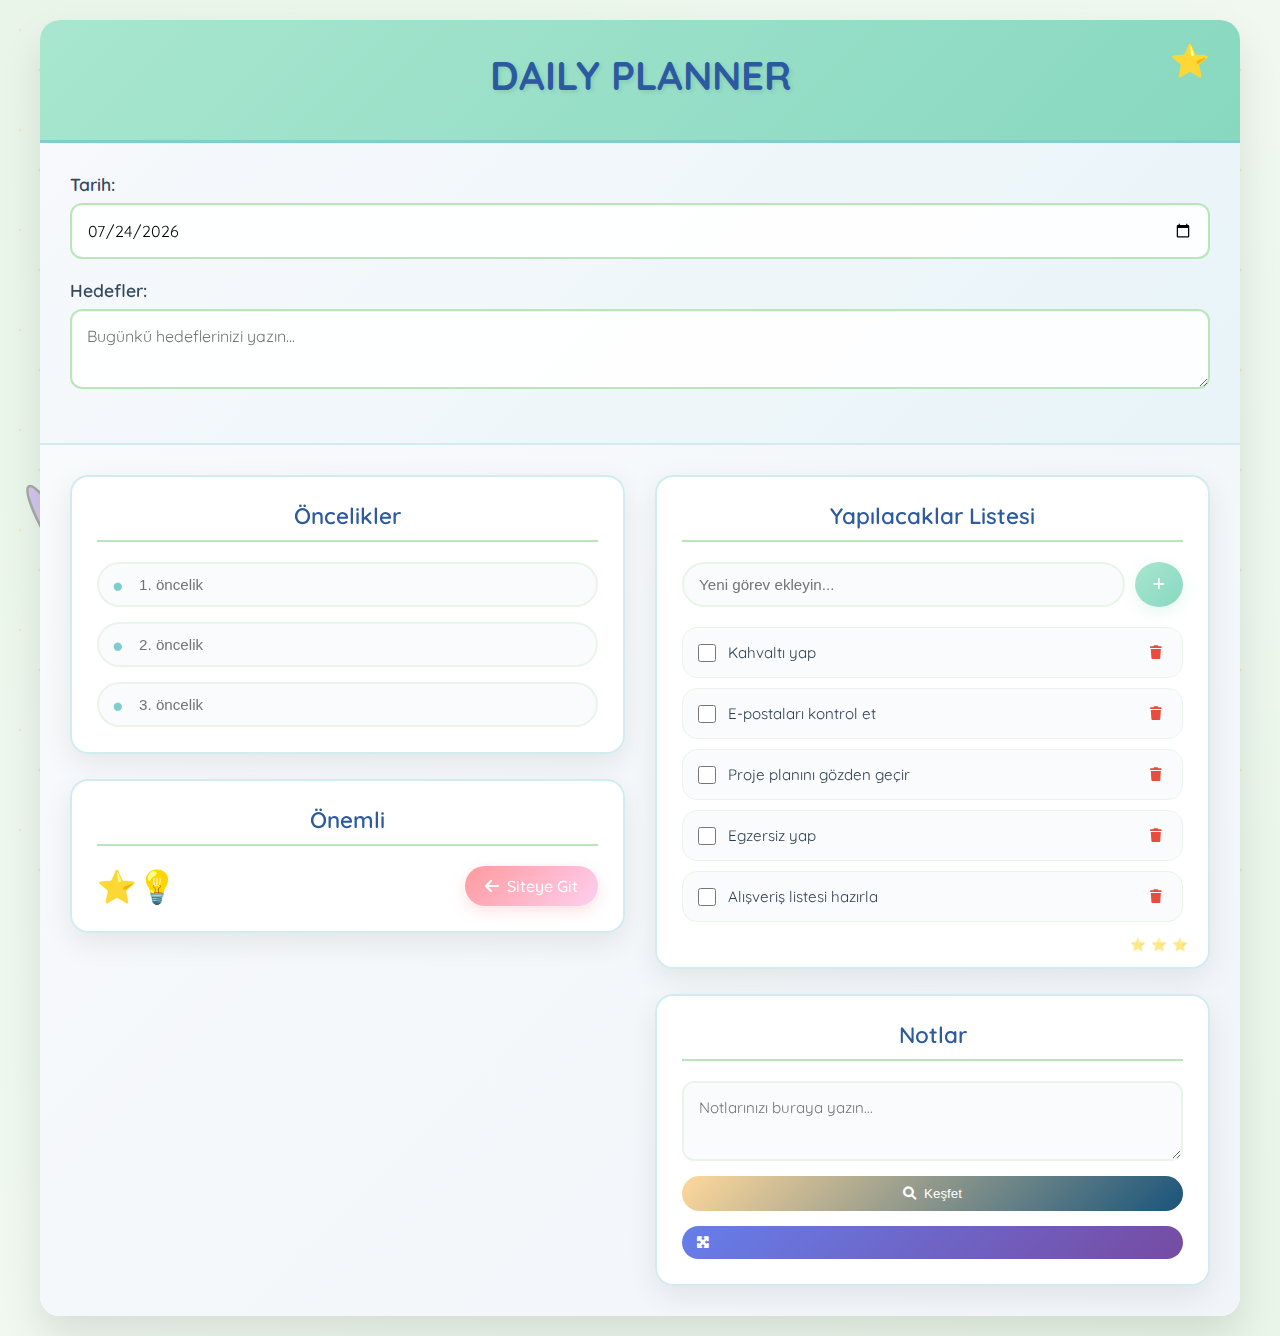
<file: index.html>
<!DOCTYPE html>
<html lang="tr">
<head>
    <meta charset="UTF-8">
    <meta name="viewport" content="width=device-width, initial-scale=1.0">
    <title>Daily Planner - Todo List</title>
    <link rel="stylesheet" href="style.css">
    <link href="https://fonts.googleapis.com/css2?family=Quicksand:wght@300;400;500;600;700&display=swap" rel="stylesheet">
    <link rel="stylesheet" href="https://cdnjs.cloudflare.com/ajax/libs/font-awesome/6.0.0/css/all.min.css">
</head>
<body>
    <div class="stars-background"></div>
    <div class="container">
        <header class="header">
            <h1 class="title">DAILY PLANNER</h1>
            <div class="star-header-icon">⭐</div>
        </header>

        <div class="date-goals-section">
            <div class="input-group">
                <label for="date">Tarih:</label>
                <input type="date" id="date" class="date-input">
            </div>
            <div class="input-group">
                <label for="goals">Hedefler:</label>
                <textarea id="goals" class="goals-input" placeholder="Bugünkü hedeflerinizi yazın..."></textarea>
            </div>
        </div>

        <div class="main-content">
            <div class="left-column">
                <div class="box top-priorities">
                    <h3>Öncelikler</h3>
                    <div class="priority-list">
                        <div class="priority-item">
                            <input type="text" placeholder="1. öncelik" class="priority-input">
                        </div>
                        <div class="priority-item">
                            <input type="text" placeholder="2. öncelik" class="priority-input">
                        </div>
                        <div class="priority-item">
                            <input type="text" placeholder="3. öncelik" class="priority-input">
                        </div>
                    </div>
                </div>

                <div class="box important">
                    <h3>Önemli</h3>
                    <div class="important-content">
                        <div class="star-icon">⭐💡</div>
                        <div class="site-link">
                            <a href="#" class="site-button">
                                <i class="fas fa-arrow-left"></i>
                                Siteye Git
                            </a>
                        </div>
                    </div>
                </div>
            </div>

            <div class="right-column">
                <div class="box todo-list">
                    <h3>Yapılacaklar Listesi</h3>
                    <div class="todo-input-section">
                        <input type="text" id="todoInput" placeholder="Yeni görev ekleyin..." class="todo-input">
                        <button id="addTodo" class="add-btn">
                            <i class="fas fa-plus"></i>
                        </button>
                    </div>
                    <ul id="todoList" class="todo-items">
                        <!-- Todo items will be added here -->
                    </ul>
                    <div class="stars-decoration">
                        <span class="star">⭐</span>
                        <span class="star">⭐</span>
                        <span class="star">⭐</span>
                    </div>
                </div>

                <div class="box notes">
                    <h3>Notlar</h3>
                    <div class="notes-content">
                        <textarea id="notes" placeholder="Notlarınızı buraya yazın..." class="notes-input"></textarea>
                        <button class="discover-btn">
                            <i class="fas fa-search"></i>
                            Keşfet
                        </button>
                        <button class="expand-btn">
                            <i class="fas fa-expand-arrows-alt"></i>
                        </button>
                    </div>
                </div>
            </div>
        </div>
    </div>

    <script src="script.js"></script>
</body>
</html>
</file>
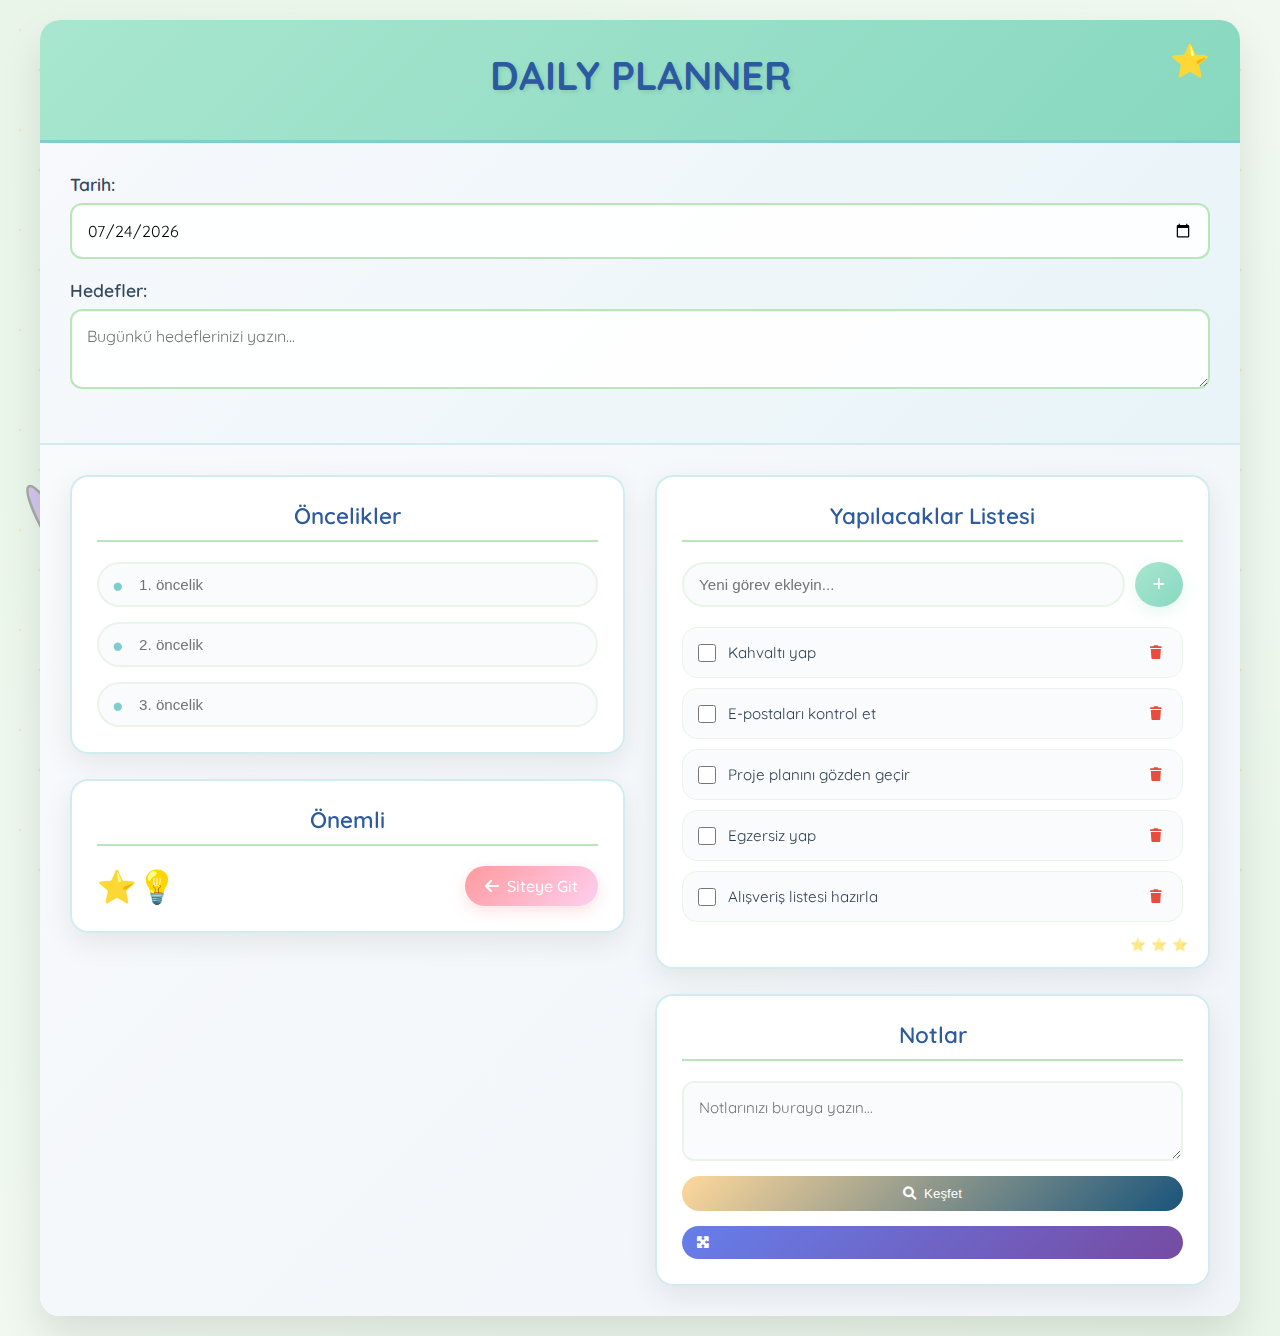
<file: indeex.html>
<!DOCTYPE html>
<html lang="tr">
<head>
  <meta charset="UTF-8">
  <meta name="viewport" content="width=device-width, initial-scale=1.0">
  <title>Daily Planner - Todo List</title>
  <link rel="stylesheet" href="style.css">
  <link href="https://fonts.googleapis.com/css2?family=Quicksand:wght@300;400;500;600;700&display=swap" rel="stylesheet">
  <link rel="stylesheet" href="https://cdnjs.cloudflare.com/ajax/libs/font-awesome/6.0.0/css/all.min.css">
</head>
<body>
  <div class="stars-background"></div>
  <div class="container">
    <header class="header">
      <h1 class="title">DAILY PLANNER</h1>
      <div class="star-header-icon">⭐</div>
    </header>

    <div class="date-goals-section">
      <div class="input-group">
        <label for="date">Tarih:</label>
        <input type="date" id="date" class="date-input">
      </div>
      <div class="input-group">
        <label for="goals">Hedefler:</label>
        <textarea id="goals" class="goals-input" placeholder="Bugünkü hedeflerinizi yazın..."></textarea>
      </div>
    </div>

    <div class="main-content">
      <div class="left-column">
        <div class="box top-priorities">
          <h3>Öncelikler</h3>
          <div class="priority-list">
            <div class="priority-item"><input type="text" placeholder="1. öncelik" class="priority-input"></div>
            <div class="priority-item"><input type="text" placeholder="2. öncelik" class="priority-input"></div>
            <div class="priority-item"><input type="text" placeholder="3. öncelik" class="priority-input"></div>
          </div>
        </div>

        <div class="box important">
          <h3>Önemli</h3>
          <div class="important-content">
            <div class="star-icon">⭐💡</div>
            <div class="site-link">
              <a href="#" class="site-button"><i class="fas fa-arrow-left"></i> Siteye Git</a>
            </div>
          </div>
        </div>
      </div>

      <div class="right-column">
        <div class="box todo-list">
          <h3>Yapılacaklar Listesi</h3>
          <div class="todo-input-section">
            <input type="text" id="todoInput" placeholder="Yeni görev ekleyin..." class="todo-input">
            <button id="addTodo" class="add-btn"><i class="fas fa-plus"></i></button>
          </div>
          <ul id="todoList" class="todo-items"></ul>
          <div class="stars-decoration"><span class="star">⭐</span><span class="star">⭐</span><span class="star">⭐</span></div>
        </div>

        <div class="box notes">
          <h3>Notlar</h3>
          <div class="notes-content">
            <textarea id="notes" placeholder="Notlarınızı buraya yazın..." class="notes-input"></textarea>
            <button class="discover-btn"><i class="fas fa-search"></i> Keşfet</button>
            <button class="expand-btn"><i class="fas fa-expand-arrows-alt"></i></button>
          </div>
        </div>
      </div>
    </div>
  </div>
  <script src="script.js"></script>
</body>
</html>
</file>
<file: style.css>
* {
    margin: 0;
    padding: 0;
    box-sizing: border-box;
}

body {
    font-family: 'Quicksand', sans-serif;
    background: linear-gradient(135deg, #e8f5e8 0%, #f0f8f0 50%, #e8f5e8 100%);
    min-height: 100vh;
    padding: 20px;
    color: #2c3e50;
    position: relative;
    overflow-x: hidden;
}

/* Background Character - Right Side */
body::before {
    content: '';
    position: fixed;
    top: 50%;
    right: -50px;
    width: 500px;
    height: 600px;
    background: url('data:image/svg+xml,<svg xmlns="http://www.w3.org/2000/svg" viewBox="0 0 300 400"><defs><linearGradient id="purple" x1="0%" y1="0%" x2="100%" y2="100%"><stop offset="0%" style="stop-color:%23a855f7;stop-opacity:1" /><stop offset="100%" style="stop-color:%238b5cf6;stop-opacity:1" /></linearGradient><linearGradient id="pink" x1="0%" y1="0%" x2="100%" y2="100%"><stop offset="0%" style="stop-color:%23ec4899;stop-opacity:1" /><stop offset="100%" style="stop-color:%23f97316;stop-opacity:1" /></linearGradient></defs><g transform="translate(150,200)"><!-- Body --><ellipse cx="0" cy="0" rx="40" ry="60" fill="url(%23purple)" stroke="%23000" stroke-width="2"/><!-- Head --><circle cx="0" cy="-80" r="35" fill="url(%23purple)" stroke="%23000" stroke-width="2"/><!-- Ears --><ellipse cx="-25" cy="-120" rx="8" ry="25" fill="%23ec4899" stroke="%23000" stroke-width="2"/><ellipse cx="25" cy="-120" rx="8" ry="25" fill="%23ec4899" stroke="%23000" stroke-width="2"/><!-- Eyes --><circle cx="-15" cy="-85" r="8" fill="%233b82f6" stroke="%23000" stroke-width="1"/><circle cx="15" cy="-85" r="8" fill="%233b82f6" stroke="%23000" stroke-width="1"/><!-- Eyebrows --><path d="M -20 -95 Q -15 -100 -10 -95" fill="none" stroke="%23ec4899" stroke-width="2" stroke-linecap="round"/><path d="M 10 -95 Q 15 -100 20 -95" fill="none" stroke="%23ec4899" stroke-width="2" stroke-linecap="round"/><!-- Nose --><ellipse cx="0" cy="-75" rx="3" ry="8" fill="%23f97316" stroke="%23000" stroke-width="1"/><!-- Mouth --><path d="M -15 -65 Q 0 -55 15 -65" fill="none" stroke="%23000" stroke-width="2" stroke-linecap="round"/><!-- Arms --><ellipse cx="-50" cy="-20" rx="8" ry="40" fill="url(%23purple)" stroke="%23000" stroke-width="2" transform="rotate(-30)"/><ellipse cx="50" cy="-20" rx="8" ry="40" fill="url(%23purple)" stroke="%23000" stroke-width="2" transform="rotate(30)"/><!-- Legs --><ellipse cx="-20" cy="80" rx="8" ry="50" fill="url(%23purple)" stroke="%23000" stroke-width="2"/><ellipse cx="20" cy="80" rx="8" ry="50" fill="url(%23purple)" stroke="%23000" stroke-width="2"/><!-- Shoes --><ellipse cx="-20" cy="120" rx="15" ry="8" fill="%23ec4899" stroke="%23000" stroke-width="2"/><ellipse cx="20" cy="120" rx="15" ry="8" fill="%23ec4899" stroke="%23000" stroke-width="2"/><!-- Bag --><ellipse cx="60" cy="-10" rx="20" ry="30" fill="%23ec4899" stroke="%23000" stroke-width="2"/><ellipse cx="60" cy="-10" rx="15" ry="25" fill="%23f97316" stroke="%23000" stroke-width="1"/><!-- Bag Strap --><ellipse cx="60" cy="-25" rx="25" ry="8" fill="%23ec4899" stroke="%23000" stroke-width="2"/></g></svg>') no-repeat center center;
    background-size: contain;
    opacity: 0.4;
    z-index: -1;
    animation: float 6s ease-in-out infinite;
    pointer-events: none;
}

/* Background Character - Left Side */
body::after {
    content: '';
    position: fixed;
    top: 30%;
    left: -80px;
    width: 400px;
    height: 500px;
    background: url('data:image/svg+xml,<svg xmlns="http://www.w3.org/2000/svg" viewBox="0 0 300 400"><defs><linearGradient id="purple" x1="0%" y1="0%" x2="100%" y2="100%"><stop offset="0%" style="stop-color:%23a855f7;stop-opacity:1" /><stop offset="100%" style="stop-color:%238b5cf6;stop-opacity:1" /></linearGradient><linearGradient id="pink" x1="0%" y1="0%" x2="100%" y2="100%"><stop offset="0%" style="stop-color:%23ec4899;stop-opacity:1" /><stop offset="100%" style="stop-color:%23f97316;stop-opacity:1" /></linearGradient></defs><g transform="translate(150,200)"><!-- Body --><ellipse cx="0" cy="0" rx="40" ry="60" fill="url(%23purple)" stroke="%23000" stroke-width="2"/><!-- Head --><circle cx="0" cy="-80" r="35" fill="url(%23purple)" stroke="%23000" stroke-width="2"/><!-- Ears --><ellipse cx="-25" cy="-120" rx="8" ry="25" fill="%23ec4899" stroke="%23000" stroke-width="2"/><ellipse cx="25" cy="-120" rx="8" ry="25" fill="%23ec4899" stroke="%23000" stroke-width="2"/><!-- Eyes --><circle cx="-15" cy="-85" r="8" fill="%233b82f6" stroke="%23000" stroke-width="1"/><circle cx="15" cy="-85" r="8" fill="%233b82f6" stroke="%23000" stroke-width="1"/><!-- Eyebrows --><path d="M -20 -95 Q -15 -100 -10 -95" fill="none" stroke="%23ec4899" stroke-width="2" stroke-linecap="round"/><path d="M 10 -95 Q 15 -100 20 -95" fill="none" stroke="%23ec4899" stroke-width="2" stroke-linecap="round"/><!-- Nose --><ellipse cx="0" cy="-75" rx="3" ry="8" fill="%23f97316" stroke="%23000" stroke-width="1"/><!-- Mouth --><path d="M -15 -65 Q 0 -55 15 -65" fill="none" stroke="%23000" stroke-width="2" stroke-linecap="round"/><!-- Arms --><ellipse cx="-50" cy="-20" rx="8" ry="40" fill="url(%23purple)" stroke="%23000" stroke-width="2" transform="rotate(-30)"/><ellipse cx="50" cy="-20" rx="8" ry="40" fill="url(%23purple)" stroke="%23000" stroke-width="2" transform="rotate(30)"/><!-- Legs --><ellipse cx="-20" cy="80" rx="8" ry="50" fill="url(%23purple)" stroke="%23000" stroke-width="2"/><ellipse cx="20" cy="80" rx="8" ry="50" fill="%23000" stroke-width="2"/><!-- Shoes --><ellipse cx="-20" cy="120" rx="15" ry="8" fill="%23ec4899" stroke="%23000" stroke-width="2"/><ellipse cx="20" cy="120" rx="15" ry="8" fill="%23ec4899" stroke="%23000" stroke-width="2"/><!-- Bag --><ellipse cx="60" cy="-10" rx="20" ry="30" fill="%23ec4899" stroke="%23000" stroke-width="2"/><ellipse cx="60" cy="-10" rx="15" ry="25" fill="%23f97316" stroke="%23000" stroke-width="1"/><!-- Bag Strap --><ellipse cx="60" cy="-25" rx="25" ry="8" fill="%23ec4899" stroke="%23000" stroke-width="2"/></g></svg>') no-repeat center center;
    background-size: contain;
    opacity: 0.3;
    z-index: -1;
    animation: float-left 8s ease-in-out infinite;
    pointer-events: none;
}

@keyframes float {
    0%, 100% { transform: translateY(0px) rotate(0deg); }
    50% { transform: translateY(-20px) rotate(2deg); }
}

@keyframes float-left {
    0%, 100% { transform: translateY(0px) rotate(0deg) scaleX(-1); }
    50% { transform: translateY(-15px) rotate(-2deg) scaleX(-1); }
}

/* Floating Stars Background */
.stars-background {
    content: '';
    position: fixed;
    top: 0;
    left: 0;
    width: 100%;
    height: 100%;
    background-image: 
        radial-gradient(2px 2px at 20px 30px, #fbbf24, transparent),
        radial-gradient(2px 2px at 40px 70px, #f59e0b, transparent),
        radial-gradient(1px 1px at 90px 40px, #fbbf24, transparent),
        radial-gradient(1px 1px at 130px 80px, #f59e0b, transparent),
        radial-gradient(2px 2px at 160px 30px, #fbbf24, transparent),
        radial-gradient(1px 1px at 200px 60px, #f59e0b, transparent),
        radial-gradient(2px 2px at 240px 90px, #fbbf24, transparent),
        radial-gradient(1px 1px at 280px 40px, #f59e0b, transparent),
        radial-gradient(2px 2px at 320px 70px, #fbbf24, transparent),
        radial-gradient(1px 1px at 360px 20px, #f59e0b, transparent),
        radial-gradient(2px 2px at 400px 80px, #fbbf24, transparent),
        radial-gradient(1px 1px at 440px 50px, #f59e0b, transparent),
        radial-gradient(2px 2px at 480px 90px, #fbbf24, transparent),
        radial-gradient(1px 1px at 520px 30px, #f59e0b, transparent),
        radial-gradient(2px 2px at 560px 70px, #fbbf24, transparent),
        radial-gradient(1px 1px at 600px 20px, #f59e0b, transparent),
        radial-gradient(2px 2px at 640px 80px, #fbbf24, transparent),
        radial-gradient(1px 1px at 680px 50px, #f59e0b, transparent),
        radial-gradient(2px 2px at 720px 90px, #fbbf24, transparent),
        radial-gradient(1px 1px at 760px 30px, #f59e0b, transparent),
        radial-gradient(2px 2px at 800px 70px, #fbbf24, transparent),
        radial-gradient(1px 1px at 840px 20px, #f59e0b, transparent),
        radial-gradient(2px 2px at 880px 80px, #fbbf24, transparent),
        radial-gradient(1px 1px at 920px 50px, #f59e0b, transparent),
        radial-gradient(2px 2px at 960px 90px, #fbbf24, transparent),
        radial-gradient(1px 1px at 1000px 30px, #f59e0b, transparent),
        radial-gradient(2px 2px at 1040px 70px, #fbbf24, transparent),
        radial-gradient(1px 1px at 1080px 20px, #f59e0b, transparent),
        radial-gradient(2px 2px at 1120px 80px, #fbbf24, transparent),
        radial-gradient(1px 1px at 1160px 50px, #f59e0b, transparent),
        radial-gradient(2px 2px at 1200px 90px, #fbbf24, transparent);
    background-repeat: repeat;
    background-size: 1200px 100px;
    opacity: 0.3;
    z-index: -2;
    animation: twinkle-stars 8s ease-in-out infinite;
    pointer-events: none;
}

@keyframes twinkle-stars {
    0%, 100% { opacity: 0.3; }
    50% { opacity: 0.6; }
}

.container {
    max-width: 1200px;
    margin: 0 auto;
    background: rgba(255, 255, 255, 0.9);
    border-radius: 20px;
    box-shadow: 0 20px 40px rgba(0, 0, 0, 0.1);
    overflow: hidden;
    backdrop-filter: blur(10px);
}

/* Header Styles */
.header {
    background: linear-gradient(135deg, #a8e6cf 0%, #88d8c0 100%);
    padding: 30px;
    text-align: center;
    position: relative;
    border-bottom: 3px solid #7fcdcd;
}

.title {
    font-size: 2.5rem;
    font-weight: 700;
    color: #2c5aa0;
    text-shadow: 2px 2px 4px rgba(0, 0, 0, 0.1);
    margin-bottom: 10px;
    font-family: 'Quicksand', cursive;
}

.star-header-icon {
    font-size: 2rem;
    position: absolute;
    top: 20px;
    right: 30px;
    animation: bounce 2s infinite;
}

@keyframes bounce {
    0%, 20%, 50%, 80%, 100% { transform: translateY(0); }
    40% { transform: translateY(-10px); }
    60% { transform: translateY(-5px); }
}

/* Date and Goals Section */
.date-goals-section {
    padding: 30px;
    background: linear-gradient(135deg, #f7f9fc 0%, #e8f4f8 100%);
    border-bottom: 2px solid #d1ecf1;
}

.input-group {
    margin-bottom: 20px;
}

.input-group label {
    display: block;
    font-weight: 600;
    color: #34495e;
    margin-bottom: 8px;
    font-size: 1.1rem;
}

.date-input, .goals-input {
    width: 100%;
    padding: 15px;
    border: 2px solid #b8e6b8;
    border-radius: 12px;
    font-size: 1rem;
    font-family: 'Quicksand', sans-serif;
    background: rgba(255, 255, 255, 0.9);
    transition: all 0.3s ease;
}

.date-input:focus, .goals-input:focus {
    outline: none;
    border-color: #7fcdcd;
    box-shadow: 0 0 15px rgba(127, 205, 205, 0.3);
    transform: translateY(-2px);
}

.goals-input {
    min-height: 80px;
    resize: vertical;
}

/* Main Content */
.main-content {
    display: grid;
    grid-template-columns: 1fr 1fr;
    gap: 30px;
    padding: 30px;
    background: linear-gradient(135deg, #f8fafc 0%, #f1f5f9 100%);
}

/* Box Styles */
.box {
    background: rgba(255, 255, 255, 0.95);
    border-radius: 18px;
    padding: 25px;
    box-shadow: 0 10px 30px rgba(0, 0, 0, 0.08);
    border: 2px solid #d1ecf1;
    transition: all 0.3s ease;
    position: relative;
    overflow: hidden;
}

.box:hover {
    transform: translateY(-5px);
    box-shadow: 0 15px 40px rgba(0, 0, 0, 0.12);
}

.box h3 {
    color: #2c5aa0;
    font-size: 1.4rem;
    font-weight: 600;
    margin-bottom: 20px;
    text-align: center;
    border-bottom: 2px solid #b8e6b8;
    padding-bottom: 10px;
}

/* Left Column */
.left-column {
    display: flex;
    flex-direction: column;
    gap: 25px;
}

/* Top Priorities */
.priority-list {
    display: flex;
    flex-direction: column;
    gap: 15px;
}

.priority-item {
    position: relative;
}

.priority-input {
    width: 100%;
    padding: 12px 15px 12px 40px;
    border: 2px solid #e8f5e8;
    border-radius: 25px;
    font-size: 0.95rem;
    background: rgba(248, 250, 252, 0.8);
    transition: all 0.3s ease;
}

.priority-input:focus {
    outline: none;
    border-color: #7fcdcd;
    background: white;
    box-shadow: 0 0 15px rgba(127, 205, 205, 0.2);
}

.priority-item::before {
    content: "●";
    position: absolute;
    left: 15px;
    top: 50%;
    transform: translateY(-50%);
    color: #7fcdcd;
    font-size: 1.2rem;
}

/* Important Box */
.important-content {
    display: flex;
    justify-content: space-between;
    align-items: center;
    margin-top: 20px;
}

.star-icon {
    font-size: 2rem;
    animation: glow 2s ease-in-out infinite alternate;
}

@keyframes glow {
    from { filter: drop-shadow(0 0 5px #ffd700); }
    to { filter: drop-shadow(0 0 20px #ffd700); }
}

.site-button {
    display: flex;
    align-items: center;
    gap: 8px;
    padding: 10px 20px;
    background: linear-gradient(135deg, #ff9a9e 0%, #fecfef 100%);
    color: white;
    text-decoration: none;
    border-radius: 25px;
    font-weight: 500;
    transition: all 0.3s ease;
    box-shadow: 0 5px 15px rgba(255, 154, 158, 0.3);
}

.site-button:hover {
    transform: translateY(-2px);
    box-shadow: 0 8px 25px rgba(255, 154, 158, 0.4);
}

/* Right Column */
.right-column {
    display: flex;
    flex-direction: column;
    gap: 25px;
}

/* Todo List */
.todo-input-section {
    display: flex;
    gap: 10px;
    margin-bottom: 20px;
}

.todo-input {
    flex: 1;
    padding: 12px 15px;
    border: 2px solid #e8f5e8;
    border-radius: 25px;
    font-size: 0.95rem;
    background: rgba(248, 250, 252, 0.8);
    transition: all 0.3s ease;
}

.todo-input:focus {
    outline: none;
    border-color: #7fcdcd;
    background: white;
    box-shadow: 0 0 15px rgba(127, 205, 205, 0.2);
}

.add-btn {
    padding: 12px 18px;
    background: linear-gradient(135deg, #a8e6cf 0%, #88d8c0 100%);
    border: none;
    border-radius: 50%;
    color: white;
    cursor: pointer;
    transition: all 0.3s ease;
    box-shadow: 0 5px 15px rgba(168, 230, 207, 0.3);
}

.add-btn:hover {
    transform: scale(1.1);
    box-shadow: 0 8px 25px rgba(168, 230, 207, 0.4);
}

.todo-items {
    list-style: none;
    margin-bottom: 20px;
}

.todo-item {
    display: flex;
    align-items: center;
    gap: 12px;
    padding: 12px 15px;
    margin-bottom: 10px;
    background: rgba(248, 250, 252, 0.8);
    border-radius: 15px;
    border: 1px solid #e8f5e8;
    transition: all 0.3s ease;
}

.todo-item:hover {
    background: white;
    transform: translateX(5px);
    box-shadow: 0 5px 15px rgba(0, 0, 0, 0.1);
}

.todo-item.completed {
    background: rgba(168, 230, 207, 0.3);
    text-decoration: line-through;
    opacity: 0.7;
}

.todo-checkbox {
    width: 18px;
    height: 18px;
    accent-color: #7fcdcd;
}

.todo-text {
    flex: 1;
    font-size: 0.95rem;
}

.delete-btn {
    background: none;
    border: none;
    color: #e74c3c;
    cursor: pointer;
    padding: 5px;
    border-radius: 50%;
    transition: all 0.3s ease;
}

.delete-btn:hover {
    background: rgba(231, 76, 60, 0.1);
    transform: scale(1.1);
}

.stars-decoration {
    position: absolute;
    bottom: 15px;
    right: 20px;
    display: flex;
    gap: 5px;
}

.star {
    font-size: 0.8rem;
    opacity: 0.6;
    animation: twinkle 2s infinite;
}

.star:nth-child(2) { animation-delay: 0.5s; }
.star:nth-child(3) { animation-delay: 1s; }

@keyframes twinkle {
    0%, 100% { opacity: 0.6; transform: scale(1); }
    50% { opacity: 1; transform: scale(1.2); }
}

/* Notes Box */
.notes-content {
    display: flex;
    flex-direction: column;
    gap: 15px;
}

.notes-input {
    width: 100%;
    min-height: 80px;
    padding: 15px;
    border: 2px solid #e8f5e8;
    border-radius: 12px;
    font-size: 0.95rem;
    font-family: 'Quicksand', sans-serif;
    background: rgba(248, 250, 252, 0.8);
    resize: vertical;
    transition: all 0.3s ease;
}

.notes-input:focus {
    outline: none;
    border-color: #7fcdcd;
    background: white;
    box-shadow: 0 0 15px rgba(127, 205, 205, 0.2);
}

.notes-buttons {
    display: flex;
    gap: 10px;
    justify-content: space-between;
}

.discover-btn, .expand-btn {
    padding: 10px 20px;
    border: none;
    border-radius: 20px;
    font-weight: 500;
    cursor: pointer;
    transition: all 0.3s ease;
    display: flex;
    align-items: center;
    gap: 8px;
}

.discover-btn {
    background: linear-gradient(135deg, #ffd89b 0%, #19547b 100%);
    color: white;
    flex: 1;
    justify-content: center;
}

.expand-btn {
    background: linear-gradient(135deg, #667eea 0%, #764ba2 100%);
    color: white;
    padding: 10px 15px;
}

.discover-btn:hover, .expand-btn:hover {
    transform: translateY(-2px);
    box-shadow: 0 8px 25px rgba(0, 0, 0, 0.2);
}

/* Responsive Design */
@media (max-width: 768px) {
    .main-content {
        grid-template-columns: 1fr;
        gap: 20px;
    }
    
    .container {
        margin: 10px;
        border-radius: 15px;
    }
    
    .header {
        padding: 20px;
    }
    
    .title {
        font-size: 2rem;
    }
    
    .star-header-icon {
        position: static;
        margin-top: 10px;
    }
    
    .date-goals-section, .main-content {
        padding: 20px;
    }
}

@media (max-width: 480px) {
    body {
        padding: 10px;
    }
    
    .title {
        font-size: 1.8rem;
    }
    
    .box {
        padding: 20px;
    }
}
</file>
